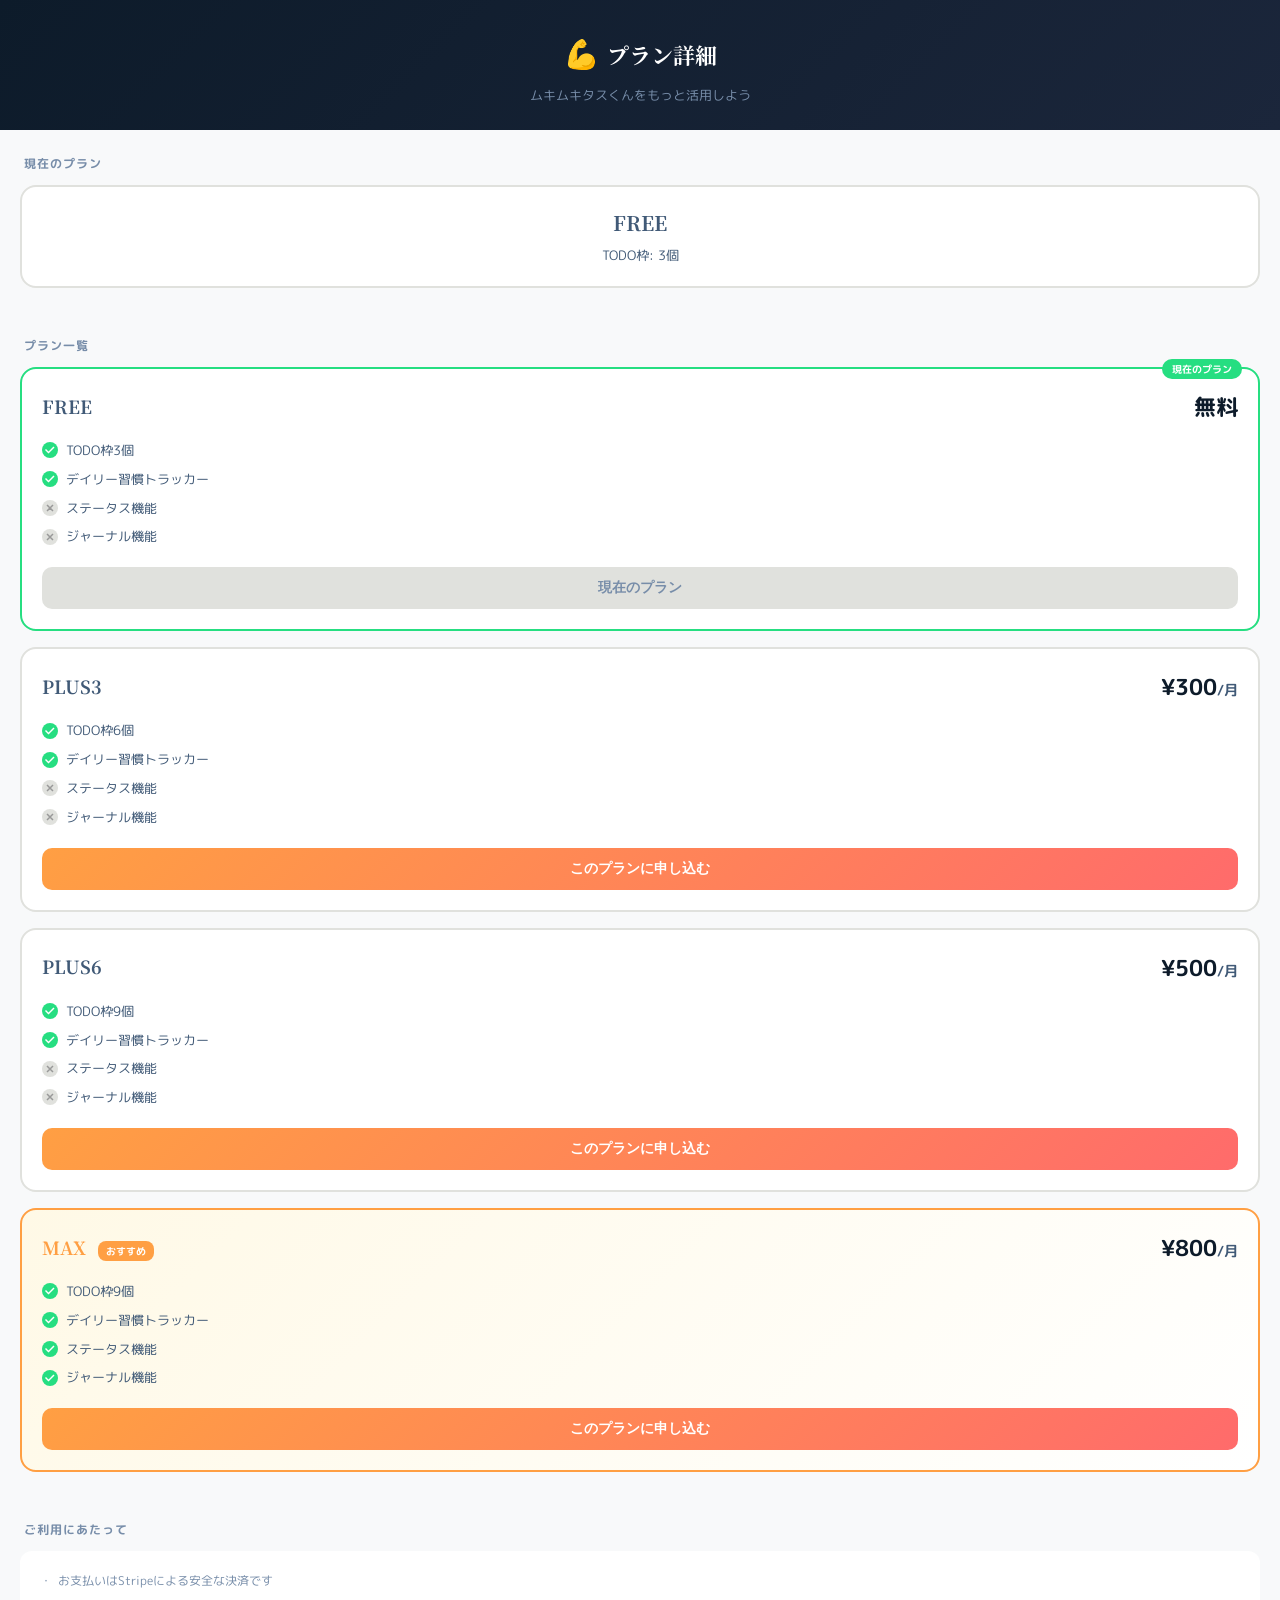
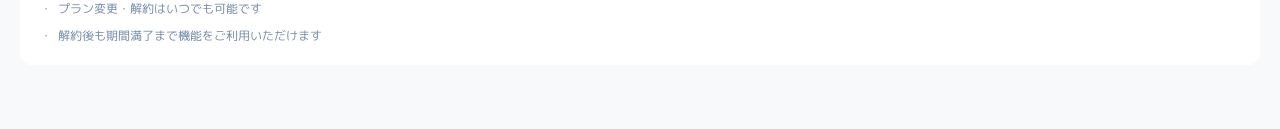
<file: plans-page/index.html>
<!doctype html>
<html lang="ja">
<head>
    <meta charset="utf-8" />
    <meta name="viewport" content="width=device-width, initial-scale=1, maximum-scale=1, user-scalable=no" />
    <meta name="ngrok-skip-browser-warning" content="true" />
    <title>プラン詳細 | ムキムキタスくん</title>

    <!-- Google Fonts（メインアプリと統一）-->
    <link rel="preconnect" href="https://fonts.googleapis.com">
    <link rel="preconnect" href="https://fonts.gstatic.com" crossorigin>
    <link href="https://fonts.googleapis.com/css2?family=Noto+Serif+JP:wght@500;700&family=M+PLUS+Rounded+1c:wght@400;500;700&display=swap" rel="stylesheet">

    <link rel="stylesheet" href="css/style.css">
    <script src="https://static.line-scdn.net/liff/edge/2/sdk.js"></script>
</head>
<body>
    <!-- ローディング -->
    <div id="loadingScreen" class="loading-screen">
        <div class="loading-emoji">💪</div>
        <div class="loading-text">読み込み中...</div>
    </div>

    <!-- メインコンテンツ -->
    <div id="mainContent" style="display:none;">
        <!-- ヘッダー -->
        <header class="page-header">
            <div class="header-title">
                <span class="header-emoji">💪</span>
                <span class="heading-serif">プラン詳細</span>
            </div>
            <p class="header-sub">ムキムキタスくんをもっと活用しよう</p>
        </header>

        <!-- 現在のプラン表示 -->
        <section class="current-plan-section" id="currentPlanSection">
            <div class="section-label">現在のプラン</div>
            <div class="current-plan-card" id="currentPlanCard">
                <div class="current-plan-name" id="currentPlanName">-</div>
                <div class="current-plan-detail" id="currentPlanDetail"></div>
            </div>
        </section>

        <!-- プラン一覧 -->
        <section class="plans-section">
            <div class="section-label">プラン一覧</div>
            <div class="plans-list" id="plansList"></div>
        </section>

        <!-- 注意事項 -->
        <section class="notes-section">
            <div class="section-label">ご利用にあたって</div>
            <ul class="notes-list">
                <li>お支払いはStripeによる安全な決済です</li>
                <li>プラン変更・解約はいつでも可能です</li>
                <li>解約後も期間満了まで機能をご利用いただけます</li>
            </ul>
        </section>
    </div>

    <!-- 購入確認モーダル -->
    <div id="confirmModal" class="confirm-modal" style="display:none;">
        <div class="confirm-backdrop" id="confirmBackdrop"></div>
        <div class="confirm-panel">
            <div class="confirm-title heading-serif">プランの購入</div>
            <p class="confirm-message" id="confirmMessage"></p>
            <div class="confirm-buttons">
                <button class="confirm-btn-cancel" id="confirmCancelBtn">キャンセル</button>
                <button class="confirm-btn-ok" id="confirmOkBtn">購入手続きへ</button>
            </div>
        </div>
    </div>

    <script src="js/app.js"></script>
</body>
</html>
</file>
<file: plans-page/css/style.css>
/* =============================================
   ムキムキタスくん - プラン詳細ページ
   ============================================= */

/* === CSS変数（メインアプリと統一）=== */
:root {
    --dark-navy: #0d1b2a;
    --deep-navy: #1b263b;
    --navy-blue: #415a77;
    --slate-gray: #778da9;
    --energy-orange: #ff9f43;
    --golden-yellow: #feca57;
    --power-red: #ff6b6b;
    --success-green: #26de81;
    --muscle-purple: #a55eea;
    --gradient-power: linear-gradient(135deg, #ff9f43 0%, #ff6b6b 100%);
    --gradient-energy: linear-gradient(135deg, #feca57 0%, #ff9f43 100%);
    --text-primary: #0d1b2a;
    --text-secondary: #415a77;
    --text-muted: #778da9;
    --bg-main: #f8f9fa;
    --bg-card: #ffffff;
    --primary: #415a77;
    --accent: #ff9f43;
    --border: #e0e1dd;
}

/* === リセット・ベース === */
* { box-sizing: border-box; margin: 0; padding: 0; }
html, body { height: 100%; }
body {
    font-family: 'M PLUS Rounded 1c', -apple-system, system-ui, sans-serif;
    background: var(--bg-main);
    color: var(--text-primary);
    line-height: 1.6;
    -webkit-text-size-adjust: 100%;
}
.heading-serif { font-family: 'Noto Serif JP', serif; font-weight: 700; }

/* === ローディング === */
.loading-screen {
    display: flex;
    flex-direction: column;
    align-items: center;
    justify-content: center;
    height: 100vh;
    gap: 16px;
}
.loading-emoji { font-size: 48px; animation: bounce 1s infinite; }
.loading-text { font-size: 14px; color: var(--text-muted); }
@keyframes bounce {
    0%, 100% { transform: translateY(0); }
    50% { transform: translateY(-10px); }
}

/* === ヘッダー === */
.page-header {
    background: linear-gradient(135deg, var(--dark-navy), var(--deep-navy));
    color: white;
    padding: 32px 20px 24px;
    text-align: center;
}
.header-title {
    display: flex;
    align-items: center;
    justify-content: center;
    gap: 8px;
    font-size: 22px;
}
.header-emoji { font-size: 28px; }
.header-sub {
    margin-top: 8px;
    font-size: 13px;
    color: var(--slate-gray);
}

/* === セクション共通 === */
.section-label {
    font-size: 12px;
    font-weight: 700;
    color: var(--text-muted);
    text-transform: uppercase;
    letter-spacing: 1px;
    margin-bottom: 12px;
    padding: 0 4px;
}
.current-plan-section,
.plans-section,
.notes-section {
    padding: 24px 20px;
}

/* === 現在のプラン === */
.current-plan-card {
    background: var(--bg-card);
    border: 2px solid var(--border);
    border-radius: 16px;
    padding: 20px;
    text-align: center;
}
.current-plan-name {
    font-family: 'Noto Serif JP', serif;
    font-size: 20px;
    font-weight: 700;
    color: var(--primary);
}
.current-plan-detail {
    font-size: 13px;
    color: var(--text-secondary);
    margin-top: 6px;
}

/* === プラン一覧 === */
.plans-list {
    display: flex;
    flex-direction: column;
    gap: 16px;
}

.plan-card {
    background: var(--bg-card);
    border: 2px solid var(--border);
    border-radius: 16px;
    padding: 20px;
    transition: box-shadow 0.2s;
}
.plan-card.is-max {
    border-color: var(--accent);
    background: linear-gradient(135deg, #fff9e6, #fff);
}
.plan-card.is-current {
    border-color: var(--success-green);
    position: relative;
}
.plan-card.is-current::after {
    content: '現在のプラン';
    position: absolute;
    top: -10px;
    right: 16px;
    background: var(--success-green);
    color: white;
    font-size: 10px;
    font-weight: 700;
    padding: 2px 10px;
    border-radius: 10px;
}

.plan-card-header {
    display: flex;
    justify-content: space-between;
    align-items: center;
    margin-bottom: 12px;
}
.plan-card-name {
    font-family: 'Noto Serif JP', serif;
    font-size: 18px;
    font-weight: 700;
    color: var(--primary);
}
.plan-card.is-max .plan-card-name { color: var(--accent); }

.plan-card-price {
    font-size: 14px;
    font-weight: 700;
    color: var(--text-secondary);
}
.plan-card-price .price-amount {
    font-size: 22px;
    color: var(--text-primary);
}

.plan-card-features {
    list-style: none;
    margin-bottom: 16px;
}
.plan-card-features li {
    font-size: 13px;
    color: var(--text-secondary);
    padding: 4px 0;
    display: flex;
    align-items: center;
    gap: 8px;
}
.plan-card-features li::before {
    content: '';
    display: inline-block;
    width: 16px;
    height: 16px;
    border-radius: 50%;
    flex-shrink: 0;
}
.feature-yes::before {
    background: var(--success-green);
    content: '';
    background-image: url("data:image/svg+xml,%3Csvg xmlns='http://www.w3.org/2000/svg' viewBox='0 0 16 16'%3E%3Cpath d='M6.5 11.5L3 8l1-1 2.5 2.5 5-5 1 1z' fill='white'/%3E%3C/svg%3E");
    background-size: 16px;
}
.feature-no::before {
    background: var(--border);
    content: '';
    background-image: url("data:image/svg+xml,%3Csvg xmlns='http://www.w3.org/2000/svg' viewBox='0 0 16 16'%3E%3Cpath d='M5 5l6 6M11 5l-6 6' stroke='%23999' stroke-width='1.5' fill='none'/%3E%3C/svg%3E");
    background-size: 16px;
}

.plan-card-btn {
    width: 100%;
    padding: 12px;
    border: none;
    border-radius: 10px;
    font-size: 14px;
    font-weight: 700;
    cursor: pointer;
    transition: opacity 0.2s;
}
.plan-card-btn:active { opacity: 0.7; }
.plan-card-btn.btn-primary {
    background: var(--gradient-power);
    color: white;
}
.plan-card-btn.btn-current {
    background: var(--border);
    color: var(--text-muted);
    cursor: default;
}
.plan-card-btn.btn-downgrade {
    background: white;
    border: 2px solid var(--border);
    color: var(--text-muted);
    cursor: default;
    font-size: 12px;
}
.plan-recommend {
    display: inline-block;
    background: var(--accent);
    color: white;
    font-size: 10px;
    font-weight: 700;
    padding: 2px 8px;
    border-radius: 8px;
    margin-left: 8px;
}

/* === 注意事項 === */
.notes-list {
    list-style: none;
    background: var(--bg-card);
    border-radius: 12px;
    padding: 16px 20px;
}
.notes-list li {
    font-size: 12px;
    color: var(--text-muted);
    padding: 4px 0;
    display: flex;
    align-items: flex-start;
    gap: 6px;
}
.notes-list li::before {
    content: '・';
    flex-shrink: 0;
}

/* === 確認モーダル === */
.confirm-modal {
    position: fixed;
    inset: 0;
    z-index: 50;
    display: flex;
    align-items: flex-end;
    justify-content: center;
}
.confirm-backdrop {
    position: absolute;
    inset: 0;
    background: rgba(0,0,0,0.5);
}
.confirm-panel {
    position: relative;
    background: white;
    border-radius: 24px 24px 0 0;
    padding: 28px 24px 32px;
    width: 100%;
    max-width: 480px;
    animation: slideUp 0.3s ease-out;
}
@keyframes slideUp {
    from { transform: translateY(100%); }
    to { transform: translateY(0); }
}
.confirm-title {
    font-size: 18px;
    margin-bottom: 12px;
}
.confirm-message {
    font-size: 14px;
    color: var(--text-secondary);
    margin-bottom: 24px;
    line-height: 1.7;
}
.confirm-buttons {
    display: flex;
    gap: 12px;
}
.confirm-btn-cancel,
.confirm-btn-ok {
    flex: 1;
    padding: 14px;
    border: none;
    border-radius: 12px;
    font-size: 14px;
    font-weight: 700;
    cursor: pointer;
}
.confirm-btn-cancel {
    background: var(--bg-main);
    color: var(--text-secondary);
}
.confirm-btn-ok {
    background: var(--gradient-power);
    color: white;
}
.confirm-btn-ok:active,
.confirm-btn-cancel:active { opacity: 0.7; }

/* === 処理中オーバーレイ === */
.processing-overlay {
    position: fixed;
    inset: 0;
    z-index: 100;
    background: rgba(255,255,255,0.9);
    display: flex;
    flex-direction: column;
    align-items: center;
    justify-content: center;
    gap: 12px;
}
.processing-overlay .spinner {
    width: 32px;
    height: 32px;
    border: 3px solid var(--border);
    border-top-color: var(--accent);
    border-radius: 50%;
    animation: spin 0.8s linear infinite;
}
@keyframes spin { to { transform: rotate(360deg); } }
.processing-overlay .processing-text {
    font-size: 14px;
    color: var(--text-secondary);
}

/* === 下部余白（LINEブラウザのセーフエリア対策）=== */
body::after {
    content: '';
    display: block;
    height: 40px;
}
</file>
